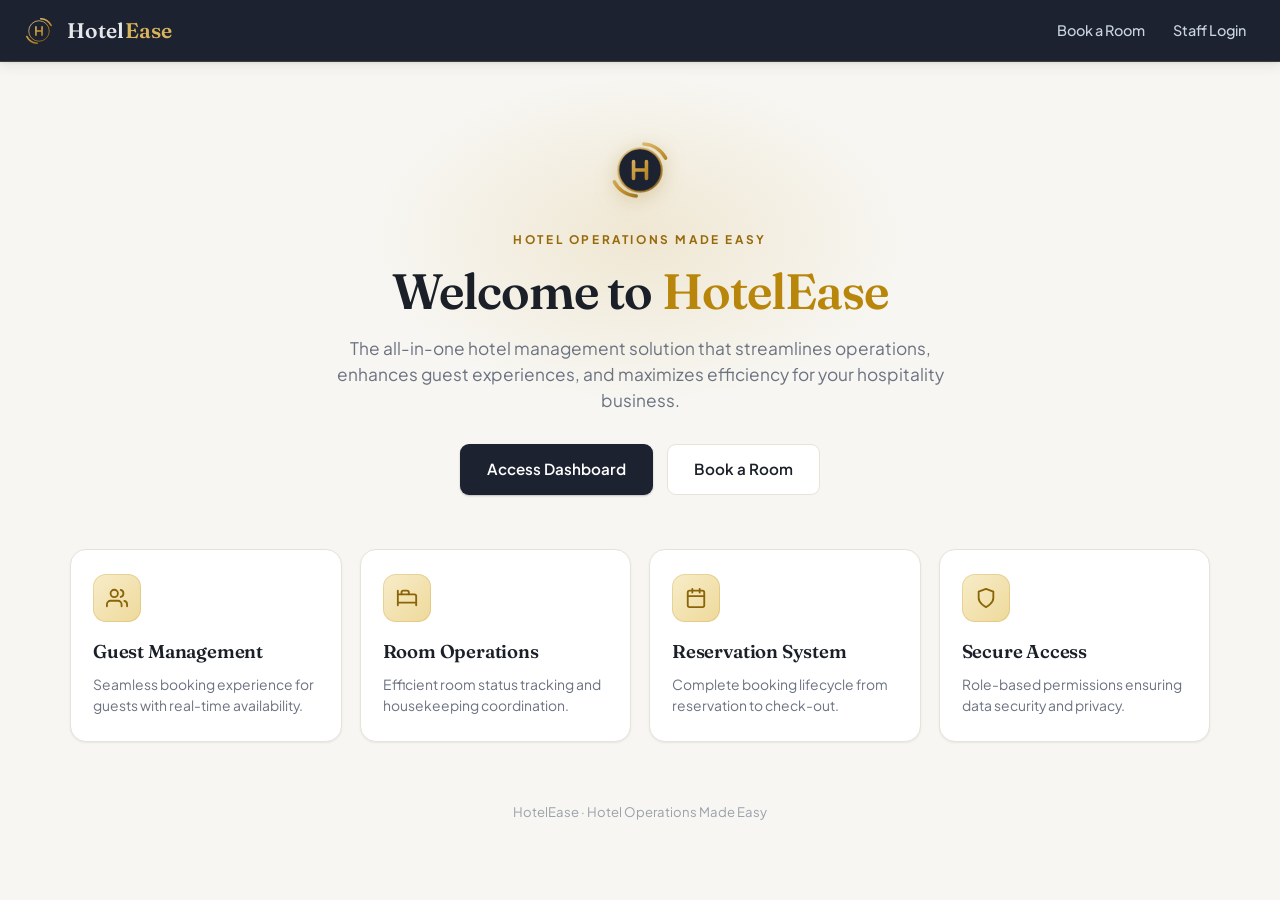
<file: frontend/index.html>
<!DOCTYPE html>
<html lang="en">
<head>
<meta charset="UTF-8">
<meta http-equiv="refresh" content="0; url=pages/welcome.html">
<title>HotelEase</title>
<link rel="canonical" href="pages/welcome.html">
</head>
<body>
<p>Redirecting to <a href="pages/welcome.html">HotelEase</a>...</p>
</body>
</html>
</file>
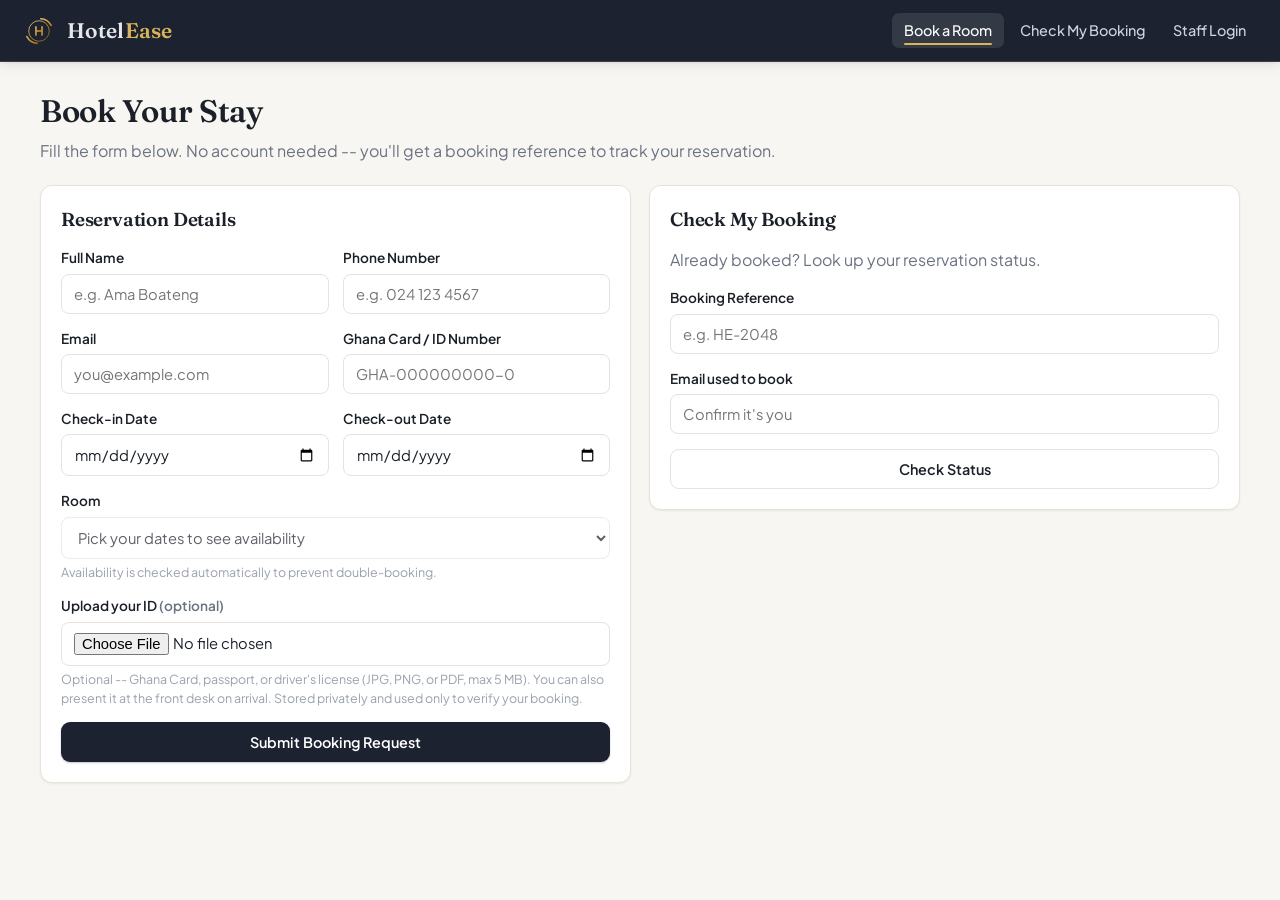
<file: frontend/pages/index.html>
<!DOCTYPE html>
<html lang="en">
<head>
<meta charset="UTF-8">
<meta name="viewport" content="width=device-width, initial-scale=1.0">
<title>HotelEase -- Book a Room</title>
<link rel="stylesheet" href="../css/styles.css">
<link rel="stylesheet" href="../css/components.css">
<link rel="stylesheet" href="../css/app.css">
</head>
<body>

<header class="topbar">
  <a href="welcome.html" class="logo">
    <svg class="he-emblem" viewBox="0 0 48 48" fill="none" aria-hidden="true" focusable="false"><defs><linearGradient id="heGnav" x1="9" y1="7" x2="39" y2="41" gradientUnits="userSpaceOnUse"><stop stop-color="#f0d99f"/><stop offset=".55" stop-color="#c1912f"/><stop offset="1" stop-color="#7c5613"/></linearGradient></defs><circle cx="24" cy="24" r="14.5" fill="#1c2230"/><circle cx="24" cy="24" r="14.5" stroke="url(#heGnav)" stroke-width="1.4" opacity=".85"/><path d="M26.5 6.7a17.6 17.6 0 0 1 14.6 9.4" stroke="url(#heGnav)" stroke-width="2.3" stroke-linecap="round"/><path d="M21.5 41.3a17.6 17.6 0 0 1 -14.6 -9.4" stroke="url(#heGnav)" stroke-width="2.3" stroke-linecap="round"/><path d="M19.7 18.3v11.4M28.3 18.3v11.4M19.7 24h8.6" stroke="url(#heGnav)" stroke-width="2.4" stroke-linecap="round"/></svg>
    <span class="brand-text">Hotel<span class="dot">Ease</span></span>
  </a>
  <nav>
    <a href="index.html" class="active">Book a Room</a>
    <a href="#status">Check My Booking</a>
    <a href="login.html">Staff Login</a>
  </nav>
</header>

<div class="container">
  <div class="page-head">
    <h1>Book Your Stay</h1>
    <p>Fill the form below. No account needed -- you'll get a booking reference to track your reservation.</p>
  </div>

  <div class="grid cols-2">
    <!-- Booking form -->
    <div class="card">
      <h2>Reservation Details</h2>
      <div id="bookingAlert" class="alert hidden"></div>

      <form id="bookingForm" novalidate>
        <div class="form-row">
          <div class="field">
            <label>Full Name</label>
            <input name="full_name" type="text" placeholder="e.g. Ama Boateng" required>
          </div>
          <div class="field">
            <label>Phone Number</label>
            <input name="phone_number" type="text" placeholder="e.g. 024 123 4567" required>
          </div>
        </div>
        <div class="form-row">
          <div class="field">
            <label>Email</label>
            <input name="email" type="email" placeholder="you@example.com" required>
          </div>
          <div class="field">
            <label>Ghana Card / ID Number</label>
            <input name="id_number" type="text" placeholder="GHA-000000000-0">
          </div>
        </div>
        <div class="form-row">
          <div class="field">
            <label>Check-in Date</label>
            <input name="check_in_date" type="date" required>
          </div>
          <div class="field">
            <label>Check-out Date</label>
            <input name="check_out_date" type="date" required>
          </div>
        </div>
        <div class="field">
          <label>Room</label>
          <select name="room_id" id="roomSelect" required disabled>
            <option value="">Pick your dates to see availability</option>
          </select>
          <div class="hint" id="roomHint">Availability is checked automatically to prevent double-booking.</div>
        </div>
        <div class="field">
          <label>Upload your ID <span class="muted">(optional)</span></label>
          <input name="id_document" id="idDocument" type="file"
                 accept="image/jpeg,image/png,application/pdf">
          <div class="hint">Optional -- Ghana Card, passport, or driver's license (JPG, PNG, or PDF, max 5 MB). You can also present it at the front desk on arrival. Stored privately and used only to verify your booking.</div>
        </div>
        <button type="submit" class="btn btn-primary btn-block" id="submitBtn">Submit Booking Request</button>
      </form>
    </div>

    <!-- Right column: confirmation + status lookup -->
    <div class="grid" style="align-content:start;">
      <!-- Confirmation (hidden until a booking is made) -->
      <div class="card hidden" id="confirmCard" style="border-top:3px solid var(--ok);">
        <h2>Booking Confirmed &#10003;</h2>
        <p class="muted mt0">Save your reference -- you'll need it (with your email) to check your booking below.</p>
        <div class="ref-box">
          <div class="ref-label">YOUR BOOKING REFERENCE</div>
          <div class="ref-code" id="confirmRef">HE-000000</div>
          <div class="ref-meta" id="confirmMeta"></div>
          <button type="button" class="btn btn-ghost btn-sm" id="copyRefBtn" style="margin-top:10px;">Copy reference</button>
        </div>
        <div class="tag-note" style="margin-top:14px;">Payment is settled in person at reception (cash / Mobile Money).</div>
      </div>

      <!-- Status lookup -->
      <div class="card" id="status">
        <h2>Check My Booking</h2>
        <p class="muted mt0">Already booked? Look up your reservation status.</p>
        <div id="lookupAlert" class="alert hidden"></div>
        <form id="lookupForm" novalidate>
          <div class="field">
            <label>Booking Reference</label>
            <input name="reference" type="text" placeholder="e.g. HE-2048" required>
          </div>
          <div class="field">
            <label>Email used to book</label>
            <input name="email" type="email" placeholder="Confirm it's you" required>
          </div>
          <button type="submit" class="btn btn-ghost btn-block" id="lookupBtn">Check Status</button>
        </form>
        <div id="lookupResult" class="hidden" style="margin-top:14px;"></div>
      </div>
    </div>
  </div>
</div>

<script src="../js/api.js"></script>
<script src="../js/ui.js"></script>
<script src="../js/booking.js"></script>
</body>
</html>
</file>
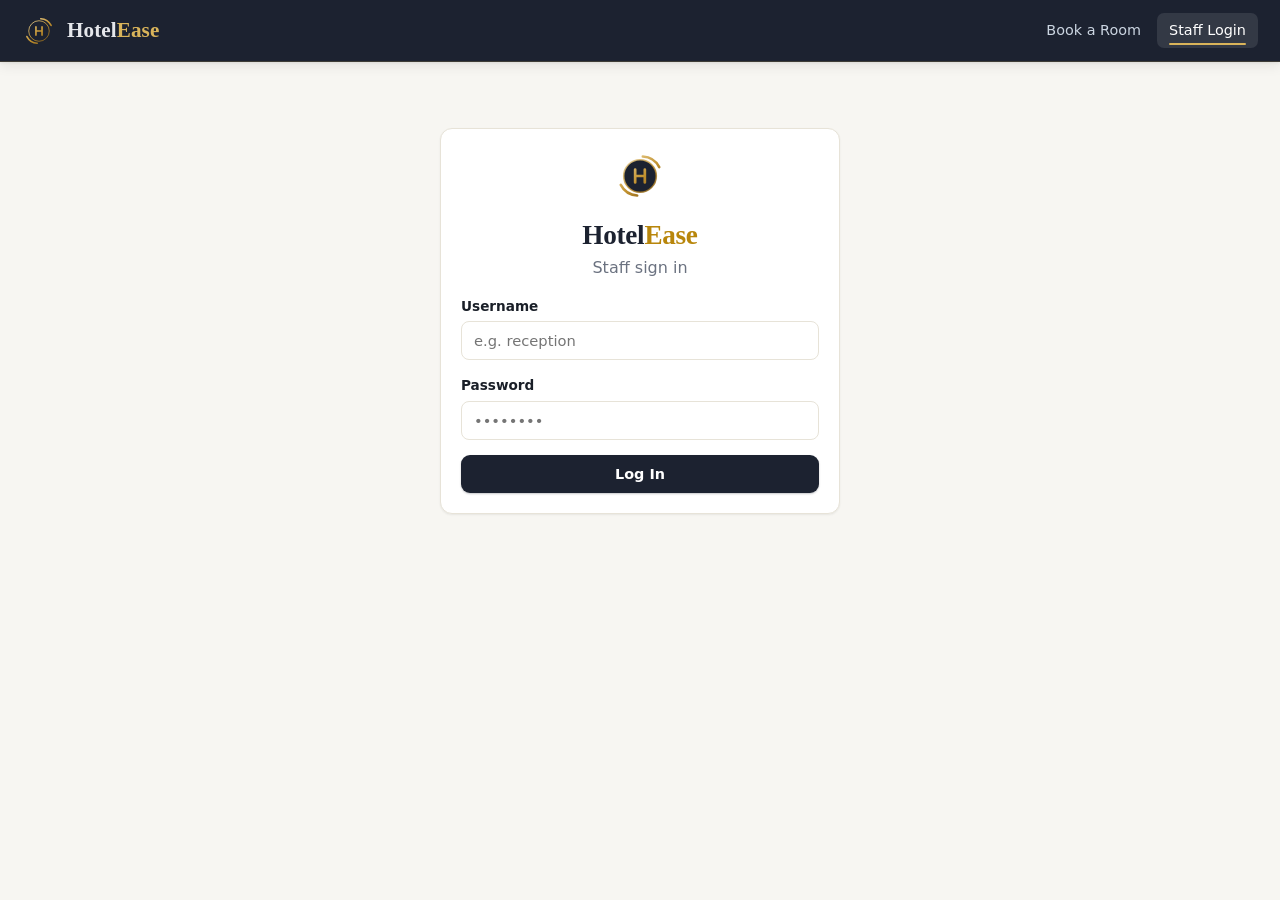
<file: frontend/pages/housekeeping.html>
<!DOCTYPE html>
<html lang="en">
<head>
<meta charset="UTF-8">
<meta name="viewport" content="width=device-width, initial-scale=1.0">
<title>HotelEase -- Housekeeping</title>
<link rel="stylesheet" href="../css/styles.css">
<link rel="stylesheet" href="../css/components.css">
<link rel="stylesheet" href="../css/app.css">
</head>
<body>

<div class="app">
  <aside class="sidebar">
    <div class="side-logo"><svg class="he-emblem" viewBox="0 0 48 48" fill="none" aria-hidden="true" focusable="false"><defs><linearGradient id="heGside" x1="9" y1="7" x2="39" y2="41" gradientUnits="userSpaceOnUse"><stop stop-color="#f0d99f"/><stop offset=".55" stop-color="#c1912f"/><stop offset="1" stop-color="#7c5613"/></linearGradient></defs><circle cx="24" cy="24" r="14.5" fill="#1c2230"/><circle cx="24" cy="24" r="14.5" stroke="url(#heGside)" stroke-width="1.4" opacity=".85"/><path d="M26.5 6.7a17.6 17.6 0 0 1 14.6 9.4" stroke="url(#heGside)" stroke-width="2.3" stroke-linecap="round"/><path d="M21.5 41.3a17.6 17.6 0 0 1 -14.6 -9.4" stroke="url(#heGside)" stroke-width="2.3" stroke-linecap="round"/><path d="M19.7 18.3v11.4M28.3 18.3v11.4M19.7 24h8.6" stroke="url(#heGside)" stroke-width="2.4" stroke-linecap="round"/></svg><span>Hotel<span class="dot">Ease</span></span></div>
    <nav class="side-nav">
      <a href="housekeeping.html" class="active">My Tasks</a>
    </nav>
    <div class="side-foot">
      <div class="side-user" id="sideUser">Loading...</div>
      <button class="side-logout" id="logoutBtn">Log Out</button>
    </div>
  </aside>

  <main class="main">
    <div class="content">
      <div class="page-head">
        <h1>Cleaning Tasks</h1>
        <p>Rooms that need attention -- update status as you work.</p>
      </div>

      <div id="pageAlert" class="alert hidden"></div>

      <!-- KPI row -->
      <div class="grid cols-4" style="margin-bottom:20px;">
        <div class="stat"><div class="label">To Clean</div><div class="value tab" id="kpiClean">--</div></div>
        <div class="stat"><div class="label">In Progress</div><div class="value tab" id="kpiProgress">--</div></div>
        <div class="stat"><div class="label">Under Maintenance</div><div class="value tab" id="kpiMaint">--</div></div>
        <div class="stat"><div class="label">Assigned To Me</div><div class="value tab" id="kpiMine">--</div></div>
      </div>

      <!-- Task list -->
      <div class="card">
        <h2>Rooms Needing Attention</h2>
        <table>
          <thead><tr><th>Room</th><th>Type</th><th>Status</th><th>Last Cleaned</th><th>Assigned</th><th>Action</th></tr></thead>
          <tbody id="taskBody">
            <tr><td colspan="6"><div class="loading-block"><span class="spinner"></span> Loading...</div></td></tr>
          </tbody>
        </table>
        <div class="tag-note" style="margin-top:14px;">
          <strong>Start Cleaning</strong> marks a room in progress. <strong>Mark Clean</strong> makes it Available for new guests. <strong>Flag Maintenance</strong> takes it out of service until it's fixed.
        </div>
      </div>
    </div>
  </main>
</div>

<script src="../js/api.js"></script>
<script src="../js/ui.js"></script>
<script src="../js/housekeeping.js"></script>
</body>
</html>
</file>
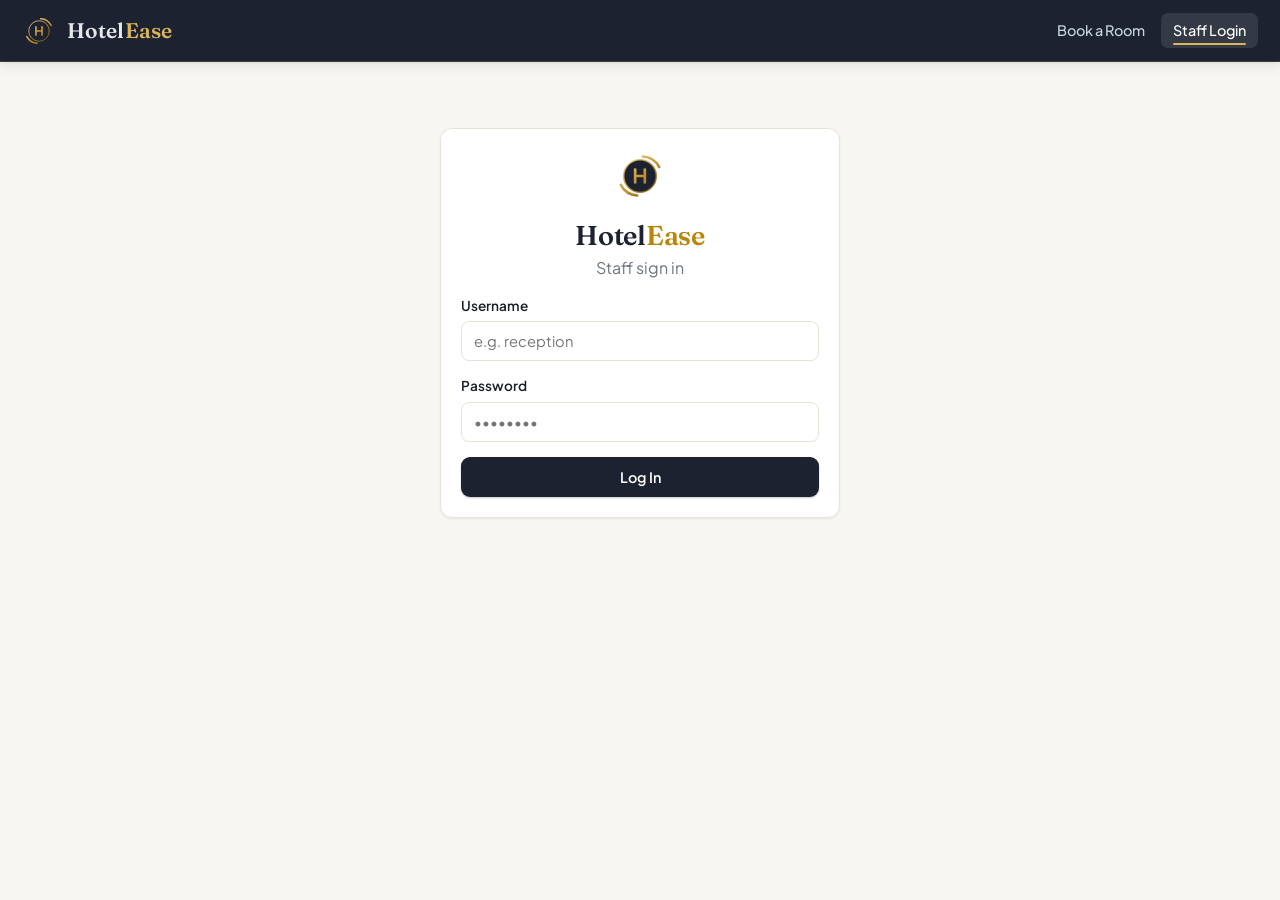
<file: frontend/pages/login.html>
<!DOCTYPE html>
<html lang="en">
<head>
<meta charset="UTF-8">
<meta name="viewport" content="width=device-width, initial-scale=1.0">
<title>HotelEase -- Staff Login</title>
<link rel="stylesheet" href="../css/styles.css">
<link rel="stylesheet" href="../css/components.css">
<link rel="stylesheet" href="../css/app.css">
</head>
<body>

<header class="topbar">
  <a href="welcome.html" class="logo">
    <svg class="he-emblem" viewBox="0 0 48 48" fill="none" aria-hidden="true" focusable="false"><defs><linearGradient id="heGnav" x1="9" y1="7" x2="39" y2="41" gradientUnits="userSpaceOnUse"><stop stop-color="#f0d99f"/><stop offset=".55" stop-color="#c1912f"/><stop offset="1" stop-color="#7c5613"/></linearGradient></defs><circle cx="24" cy="24" r="14.5" fill="#1c2230"/><circle cx="24" cy="24" r="14.5" stroke="url(#heGnav)" stroke-width="1.4" opacity=".85"/><path d="M26.5 6.7a17.6 17.6 0 0 1 14.6 9.4" stroke="url(#heGnav)" stroke-width="2.3" stroke-linecap="round"/><path d="M21.5 41.3a17.6 17.6 0 0 1 -14.6 -9.4" stroke="url(#heGnav)" stroke-width="2.3" stroke-linecap="round"/><path d="M19.7 18.3v11.4M28.3 18.3v11.4M19.7 24h8.6" stroke="url(#heGnav)" stroke-width="2.4" stroke-linecap="round"/></svg>
    <span class="brand-text">Hotel<span class="dot">Ease</span></span>
  </a>
  <nav>
    <a href="index.html">Book a Room</a>
    <a href="login.html" class="active">Staff Login</a>
  </nav>
</header>

<div class="container" style="max-width:440px;">
  <div class="card" style="margin-top:40px;">
    <div class="center" style="margin-bottom:8px;">
      <svg class="he-emblem lg" style="margin:0 auto 12px;" viewBox="0 0 48 48" fill="none" aria-hidden="true" focusable="false"><defs><linearGradient id="heGcard" x1="9" y1="7" x2="39" y2="41" gradientUnits="userSpaceOnUse"><stop stop-color="#f0d99f"/><stop offset=".55" stop-color="#c1912f"/><stop offset="1" stop-color="#7c5613"/></linearGradient></defs><circle cx="24" cy="24" r="14.5" fill="#1c2230"/><circle cx="24" cy="24" r="14.5" stroke="url(#heGcard)" stroke-width="1.4" opacity=".85"/><path d="M26.5 6.7a17.6 17.6 0 0 1 14.6 9.4" stroke="url(#heGcard)" stroke-width="2.3" stroke-linecap="round"/><path d="M21.5 41.3a17.6 17.6 0 0 1 -14.6 -9.4" stroke="url(#heGcard)" stroke-width="2.3" stroke-linecap="round"/><path d="M19.7 18.3v11.4M28.3 18.3v11.4M19.7 24h8.6" stroke="url(#heGcard)" stroke-width="2.4" stroke-linecap="round"/></svg>
      <div class="logo" style="font-family:var(--font-display); color:var(--brand); font-size:1.7rem; font-weight:600; letter-spacing:-.01em;">Hotel<span style="color:var(--action)">Ease</span></div>
      <p class="muted mt0">Staff sign in</p>
    </div>

    <div id="loginAlert" class="alert hidden"></div>

    <form id="loginForm" novalidate>
      <div class="field">
        <label>Username</label>
        <input name="username" type="text" placeholder="e.g. reception" autocomplete="username" required>
      </div>
      <div class="field">
        <label>Password</label>
        <input name="password" type="password" placeholder="&bull;&bull;&bull;&bull;&bull;&bull;&bull;&bull;" autocomplete="current-password" required>
      </div>
      <button type="submit" class="btn btn-primary btn-block" id="loginBtn">Log In</button>
    </form>
  </div>
</div>

<script src="../js/api.js"></script>
<script src="../js/ui.js"></script>
<script src="../js/login.js"></script>
</body>
</html>
</file>
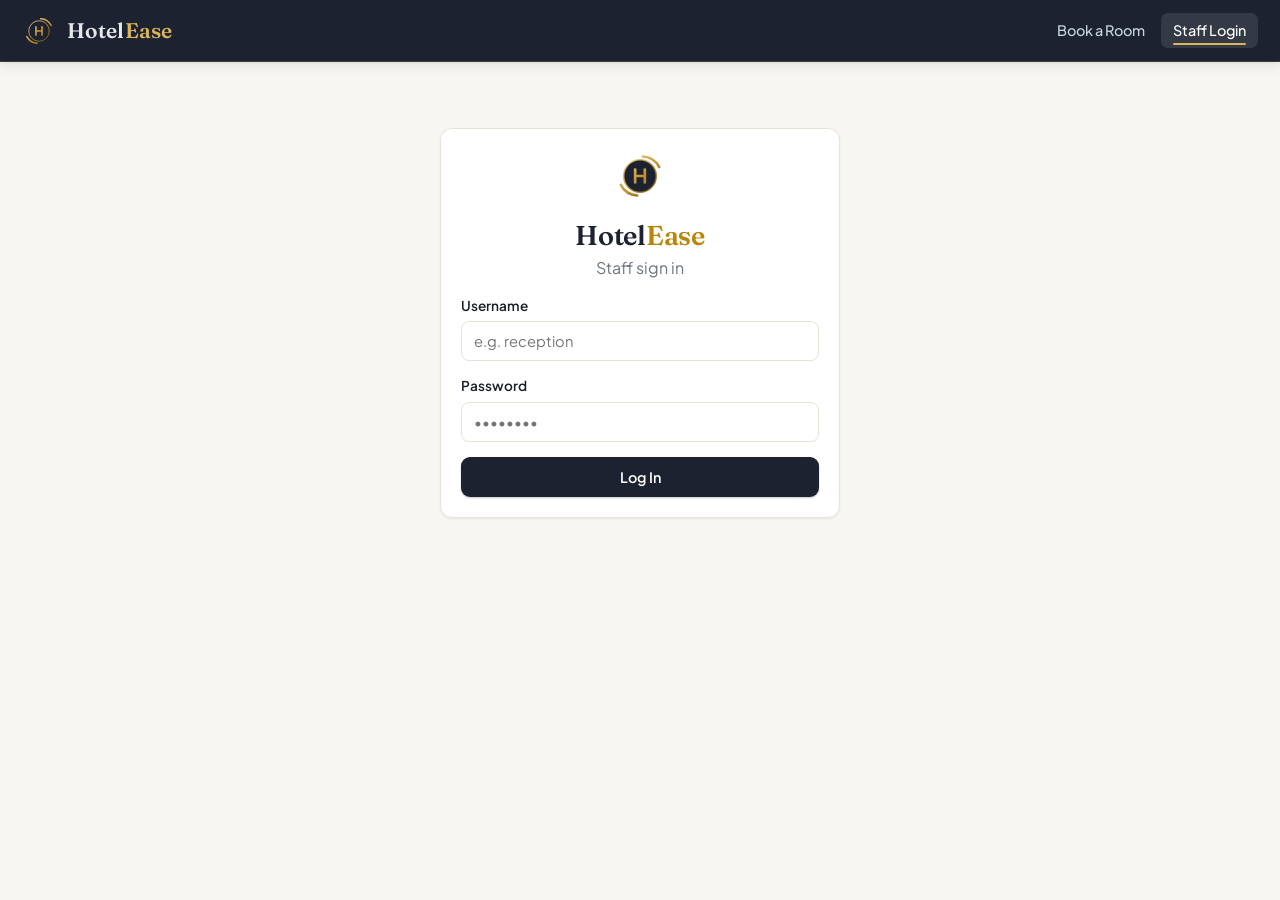
<file: frontend/pages/manager.html>
<!DOCTYPE html>
<html lang="en">
<head>
<meta charset="UTF-8">
<meta name="viewport" content="width=device-width, initial-scale=1.0">
<title>HotelEase -- Manager</title>
<link rel="stylesheet" href="../css/styles.css">
<link rel="stylesheet" href="../css/components.css">
<link rel="stylesheet" href="../css/app.css">
</head>
<body>

<div class="app">
  <aside class="sidebar">
    <div class="side-logo"><svg class="he-emblem" viewBox="0 0 48 48" fill="none" aria-hidden="true" focusable="false"><defs><linearGradient id="heGside" x1="9" y1="7" x2="39" y2="41" gradientUnits="userSpaceOnUse"><stop stop-color="#f0d99f"/><stop offset=".55" stop-color="#c1912f"/><stop offset="1" stop-color="#7c5613"/></linearGradient></defs><circle cx="24" cy="24" r="14.5" fill="#1c2230"/><circle cx="24" cy="24" r="14.5" stroke="url(#heGside)" stroke-width="1.4" opacity=".85"/><path d="M26.5 6.7a17.6 17.6 0 0 1 14.6 9.4" stroke="url(#heGside)" stroke-width="2.3" stroke-linecap="round"/><path d="M21.5 41.3a17.6 17.6 0 0 1 -14.6 -9.4" stroke="url(#heGside)" stroke-width="2.3" stroke-linecap="round"/><path d="M19.7 18.3v11.4M28.3 18.3v11.4M19.7 24h8.6" stroke="url(#heGside)" stroke-width="2.4" stroke-linecap="round"/></svg><span>Hotel<span class="dot">Ease</span></span></div>
    <nav class="side-nav">
      <a href="manager.html" class="active">Overview</a>
      <a href="#staff">Staff</a>
      <a href="#rooms">Rooms</a>
      <a href="#deletions">Deletion Requests</a>
      <a href="#allbookings">All Bookings</a>
    </nav>
    <div class="side-foot">
      <div class="side-user" id="sideUser">Loading...</div>
      <button class="side-logout" id="logoutBtn">Log Out</button>
    </div>
  </aside>

  <main class="main">
    <div class="content">
      <div class="page-head">
        <h1>Management Overview</h1>
        <p>Performance at a glance</p>
      </div>

      <div id="pageAlert" class="alert hidden"></div>

      <!-- KPI row -->
      <div class="grid cols-4" style="margin-bottom:20px;">
        <div class="stat"><div class="label">Total Revenue</div><div class="value tab" id="kpiRevenue">--</div></div>
        <div class="stat"><div class="label">Occupancy Rate</div><div class="value tab" id="kpiOcc">--</div></div>
        <div class="stat"><div class="label">Total Bookings</div><div class="value tab" id="kpiBookings">--</div></div>
        <div class="stat"><div class="label">Avg Booking Value</div><div class="value tab" id="kpiAov">--</div></div>
      </div>

      <div class="grid cols-2" style="margin-bottom:20px;">
        <!-- Revenue trend -->
        <div class="card">
          <h2>Revenue Trend <span class="sub">by month</span></h2>
          <div id="revChart"><div class="loading-block"><span class="spinner"></span> Loading...</div></div>
        </div>
        <!-- Bookings by room type -->
        <div class="card">
          <h2>Bookings by Room Type <span class="sub">all time</span></h2>
          <div id="typeChart"><div class="loading-block"><span class="spinner"></span> Loading...</div></div>
        </div>
      </div>

      <div class="grid cols-2">
        <!-- Staff -->
        <div class="card" id="staff">
          <div class="row-between" style="margin-bottom:10px;">
            <h2 class="mb0">Staff Accounts</h2>
            <button class="btn btn-primary btn-sm" id="addStaffBtn">+ Add Staff</button>
          </div>
          <table>
            <thead><tr><th>Name</th><th>Role</th><th>Username</th><th>Actions</th></tr></thead>
            <tbody id="staffBody">
              <tr><td colspan="4"><div class="loading-block"><span class="spinner"></span> Loading...</div></td></tr>
            </tbody>
          </table>
        </div>

        <!-- Room inventory -->
        <div class="card" id="rooms">
          <div class="row-between" style="margin-bottom:10px;">
            <h2 class="mb0">Room Inventory</h2>
            <button class="btn btn-primary btn-sm" id="addRoomBtn">+ Add Room</button>
          </div>
          <table>
            <thead><tr><th>Type</th><th>Rooms</th><th>Rate / night</th><th>Occupied</th></tr></thead>
            <tbody id="roomBody">
              <tr><td colspan="4"><div class="loading-block"><span class="spinner"></span> Loading...</div></td></tr>
            </tbody>
          </table>
          <div class="tag-note" style="margin-top:12px;">Rooms and nightly rates you set here feed the guest booking form and revenue reports.</div>
        </div>
      </div>

      <!-- Per-room list (edit / delete) -->
      <div class="card" style="margin-top:20px;">
        <h2>Room List <span class="sub">edit or remove individual rooms</span></h2>
        <table>
          <thead><tr><th>Room</th><th>Type</th><th>Rate / night</th><th>Status</th><th>Actions</th></tr></thead>
          <tbody id="roomListBody">
            <tr><td colspan="5"><div class="loading-block"><span class="spinner"></span> Loading...</div></td></tr>
          </tbody>
        </table>
        <div class="tag-note" style="margin-top:12px;">Rooms tied to existing bookings cannot be deleted -- set them to Maintenance instead.</div>
      </div>

      <!-- Booking deletion requests (approve / reject) -->
      <div class="card" id="deletions" style="margin-top:20px;">
        <div class="row-between" style="margin-bottom:10px;">
          <h2 class="mb0">Booking Deletion Requests</h2>
          <span class="muted" style="font-size:.8rem;">Approving permanently removes the booking and its payments.</span>
        </div>
        <table>
          <thead><tr><th>Ref</th><th>Guest</th><th>Room</th><th>Reason</th><th>Requested by</th><th>Status</th><th>Actions</th></tr></thead>
          <tbody id="deletionsBody">
            <tr><td colspan="7"><div class="loading-block"><span class="spinner"></span> Loading...</div></td></tr>
          </tbody>
        </table>
      </div>

      <!-- All booking records (monitoring, read-only) -->
      <div class="card" id="allbookings" style="margin-top:20px;">
        <div class="row-between" style="margin-bottom:10px;">
          <h2 class="mb0">All Booking Records</h2>
          <div style="display:flex; align-items:center; gap:8px;">
            <input id="allSearch" type="search" placeholder="Filter by reference or guest..." style="max-width:220px;">
            <span class="muted" style="font-size:.8rem;">Most recent first</span>
          </div>
        </div>
        <table>
          <thead><tr><th>Ref</th><th>Guest</th><th>Room</th><th>Stay</th><th>Status</th><th>Payment</th></tr></thead>
          <tbody id="allBookingsBody">
            <tr><td colspan="6"><div class="loading-block"><span class="spinner"></span> Loading...</div></td></tr>
          </tbody>
        </table>
      </div>
    </div>
  </main>
</div>

<script src="../js/api.js"></script>
<script src="../js/ui.js"></script>
<script src="../js/manager.js"></script>
</body>
</html>
</file>
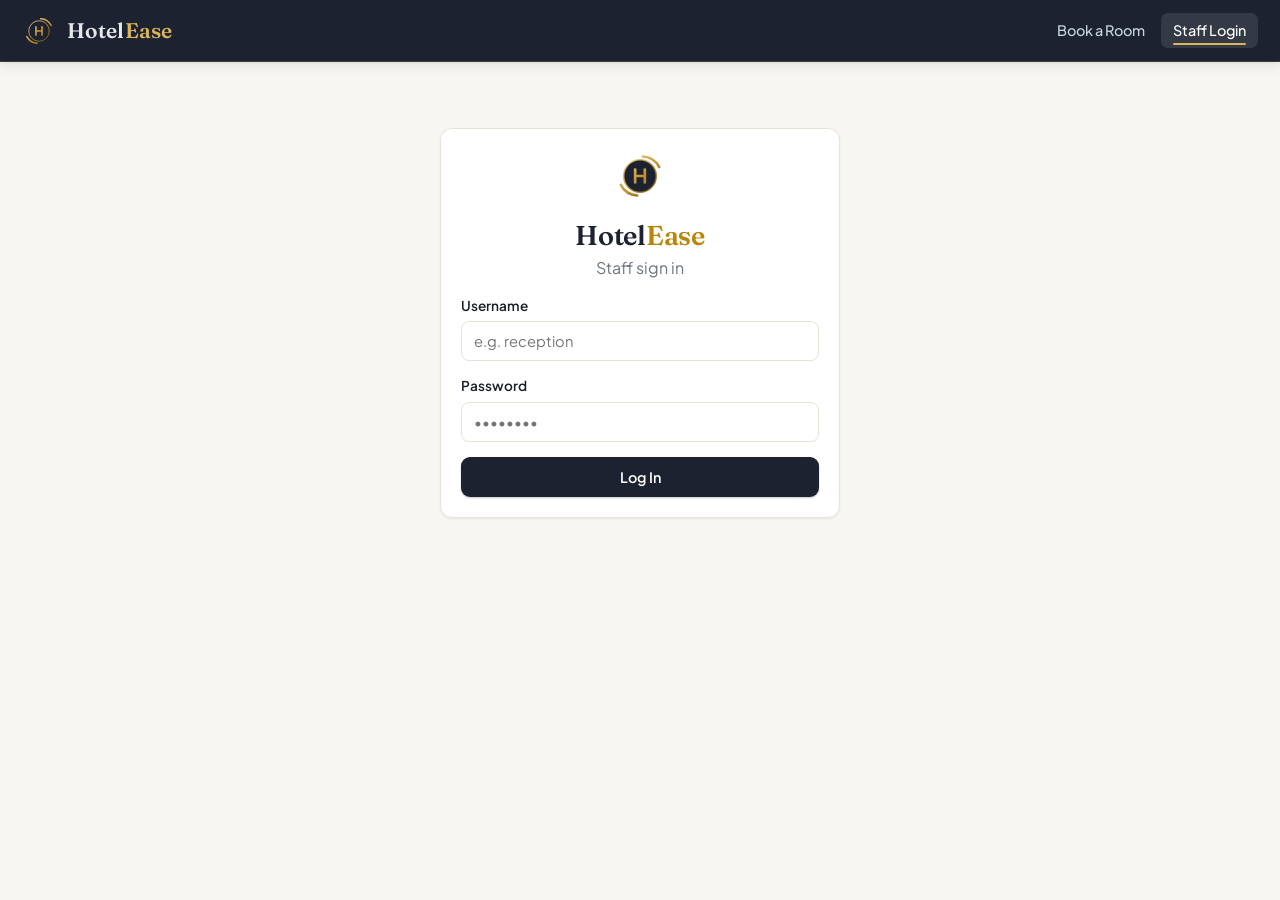
<file: frontend/pages/reception.html>
<!DOCTYPE html>
<html lang="en">
<head>
<meta charset="UTF-8">
<meta name="viewport" content="width=device-width, initial-scale=1.0">
<title>HotelEase -- Front Desk</title>
<link rel="stylesheet" href="../css/styles.css">
<link rel="stylesheet" href="../css/components.css">
<link rel="stylesheet" href="../css/app.css">
</head>
<body>

<div class="app">
  <aside class="sidebar">
    <div class="side-logo"><svg class="he-emblem" viewBox="0 0 48 48" fill="none" aria-hidden="true" focusable="false"><defs><linearGradient id="heGside" x1="9" y1="7" x2="39" y2="41" gradientUnits="userSpaceOnUse"><stop stop-color="#f0d99f"/><stop offset=".55" stop-color="#c1912f"/><stop offset="1" stop-color="#7c5613"/></linearGradient></defs><circle cx="24" cy="24" r="14.5" fill="#1c2230"/><circle cx="24" cy="24" r="14.5" stroke="url(#heGside)" stroke-width="1.4" opacity=".85"/><path d="M26.5 6.7a17.6 17.6 0 0 1 14.6 9.4" stroke="url(#heGside)" stroke-width="2.3" stroke-linecap="round"/><path d="M21.5 41.3a17.6 17.6 0 0 1 -14.6 -9.4" stroke="url(#heGside)" stroke-width="2.3" stroke-linecap="round"/><path d="M19.7 18.3v11.4M28.3 18.3v11.4M19.7 24h8.6" stroke="url(#heGside)" stroke-width="2.4" stroke-linecap="round"/></svg><span>Hotel<span class="dot">Ease</span></span></div>
    <nav class="side-nav">
      <a href="reception.html" class="active">Dashboard</a>
      <a href="#bookings">Bookings</a>
      <a href="#rooms">Rooms</a>
      <a href="index.html">New Booking</a>
    </nav>
    <div class="side-foot">
      <div class="side-user" id="sideUser">Loading...</div>
      <button class="side-logout" id="logoutBtn">Log Out</button>
    </div>
  </aside>

  <main class="main">
    <div class="content">
      <div class="page-head">
        <h1>Front Desk</h1>
        <p id="todayLabel"></p>
      </div>

      <div id="pageAlert" class="alert hidden"></div>

      <!-- KPI row -->
      <div class="grid cols-4" style="margin-bottom:20px;">
        <div class="stat"><div class="label">Arrivals Today</div><div class="value tab" id="kpiArrivals">--</div></div>
        <div class="stat"><div class="label">Departures Today</div><div class="value tab" id="kpiDepartures">--</div></div>
        <div class="stat"><div class="label">Rooms Occupied</div><div class="value tab" id="kpiOccupied">--</div><div class="delta muted" id="kpiOccPct"></div></div>
        <div class="stat"><div class="label">Awaiting Cleaning</div><div class="value tab" id="kpiCleaning">--</div><div class="delta muted">flagged to housekeeping</div></div>
      </div>

      <div class="grid cols-2" style="margin-bottom:20px;">
        <!-- Today's arrivals & departures -->
        <div class="card" id="bookings">
          <div class="row-between" style="margin-bottom:10px;">
            <h2 class="mb0">Today's Arrivals &amp; Departures</h2>
            <a class="btn btn-primary btn-sm" href="index.html">+ New Booking</a>
          </div>
          <table>
            <thead><tr><th>Ref</th><th>Guest</th><th>Room</th><th>Status</th><th></th></tr></thead>
            <tbody id="arrivalsBody">
              <tr><td colspan="5"><div class="loading-block"><span class="spinner"></span> Loading...</div></td></tr>
            </tbody>
          </table>
        </div>

        <!-- Lookup + payment -->
        <div class="grid" style="align-content:start;">
          <div class="card">
            <h2>Look Up Any Booking</h2>
            <div class="form-row">
              <div class="field" style="margin-bottom:0;">
                <label>Booking Ref or Guest Name</label>
                <input id="deskSearch" placeholder="HE-2048 or Ama Boateng">
              </div>
              <div class="field" style="margin-bottom:0; align-self:end;">
                <button class="btn btn-primary btn-block" id="deskSearchBtn">Search</button>
              </div>
            </div>
            <div id="deskSearchResult" class="hidden" style="margin-top:12px;"></div>
          </div>

          <div class="card">
            <h2>Record Payment <span class="sub" id="payTarget">select a booking</span></h2>
            <div id="payAlert" class="alert hidden"></div>
            <form id="payForm" novalidate>
              <input type="hidden" id="payBookingId">
              <div class="form-row">
                <div class="field"><label>Amount (GH₵)</label><input id="payAmount" class="tab" inputmode="decimal" placeholder="0.00"></div>
                <div class="field"><label>Method</label>
                  <select id="payMethod"><option>Cash</option><option>Mobile Money</option><option>Card</option></select>
                </div>
              </div>
              <button type="submit" class="btn btn-primary btn-block" id="payBtn" disabled>Record Payment</button>
            </form>
          </div>
        </div>
      </div>

      <!-- Booking deletion requests (manager approval required) -->
      <div class="card" id="deletions" style="margin-bottom:20px;">
        <div class="row-between" style="margin-bottom:10px;">
          <h2 class="mb0">Booking Deletion Requests</h2>
          <span class="muted" style="font-size:.8rem;">A manager must approve before a booking is removed.</span>
        </div>
        <table>
          <thead><tr><th>Ref</th><th>Guest</th><th>Room</th><th>Reason</th><th>Status</th></tr></thead>
          <tbody id="deletionsBody">
            <tr><td colspan="5"><div class="empty">No deletion requests yet.</div></td></tr>
          </tbody>
        </table>
      </div>

      <!-- All booking records (past, present, future) -->
      <div class="card" id="allbookings" style="margin-bottom:20px;">
        <div class="row-between" style="margin-bottom:10px;">
          <h2 class="mb0">All Booking Records</h2>
          <div style="display:flex; align-items:center; gap:8px;">
            <input id="allSearch" type="search" placeholder="Filter by reference or guest..." style="max-width:220px;">
            <span class="muted" style="font-size:.8rem;">Most recent first</span>
          </div>
        </div>
        <table>
          <thead><tr><th>Ref</th><th>Guest</th><th>Room</th><th>Stay</th><th>Status</th><th>Payment</th><th>Actions</th></tr></thead>
          <tbody id="allBookingsBody">
            <tr><td colspan="7"><div class="loading-block"><span class="spinner"></span> Loading...</div></td></tr>
          </tbody>
        </table>
      </div>

      <!-- Room status board -->
      <div class="card" id="rooms">
        <div class="row-between" style="margin-bottom:14px;">
          <h2 class="mb0">Room Status Board</h2>
          <div class="muted" style="font-size:.8rem;">
            <span class="badge ok" style="margin-right:4px;">Available</span>
            <span class="badge busy" style="margin-right:4px;">Occupied</span>
            <span class="badge warn" style="margin-right:4px;">Cleaning</span>
            <span class="badge crit">Maintenance</span>
          </div>
        </div>
        <div class="rooms" id="roomBoard">
          <div class="loading-block"><span class="spinner"></span> Loading rooms...</div>
        </div>
      </div>
    </div>
  </main>
</div>

<script src="../js/api.js"></script>
<script src="../js/ui.js"></script>
<script src="../js/reception.js"></script>
</body>
</html>
</file>
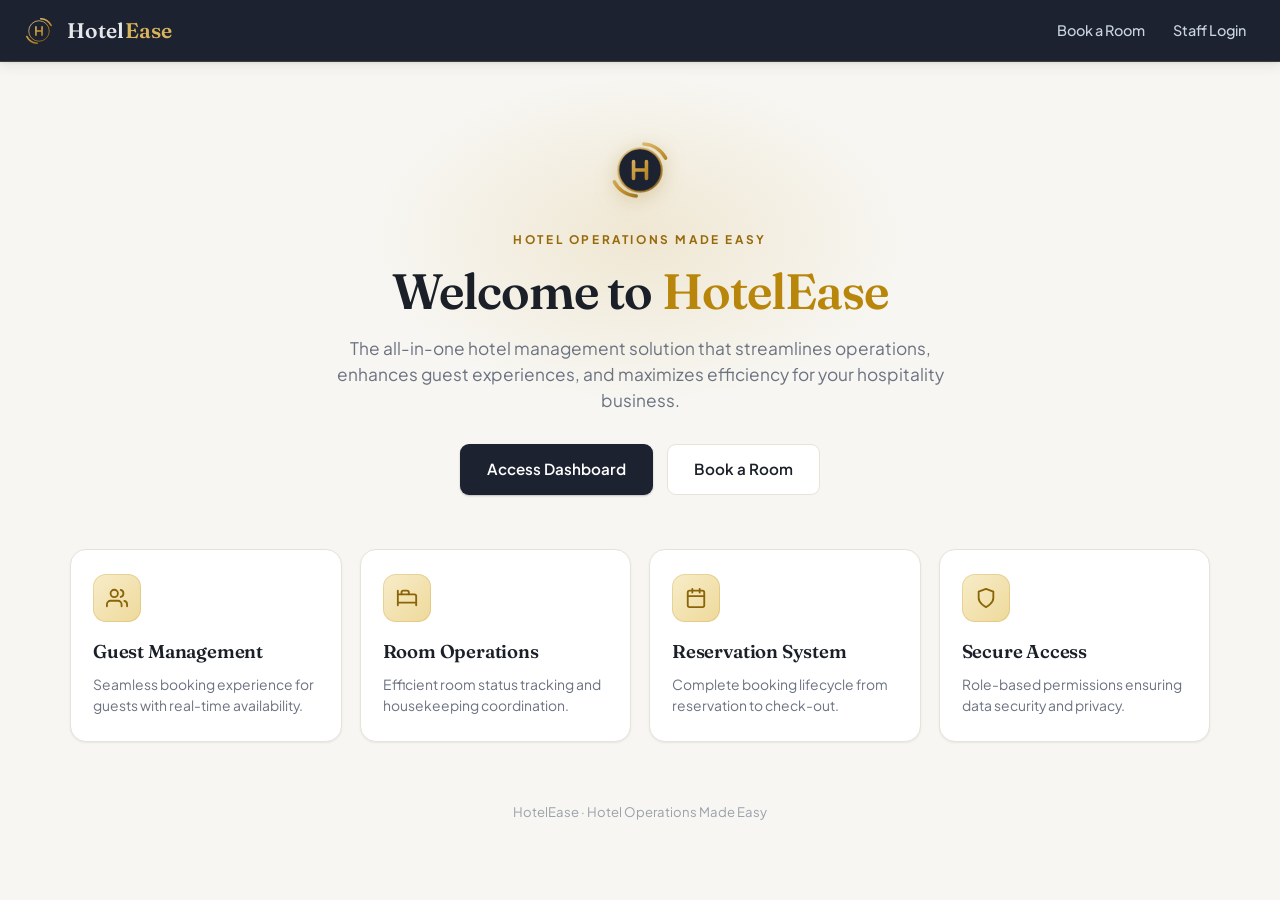
<file: frontend/pages/welcome.html>
<!DOCTYPE html>
<html lang="en">
<head>
<meta charset="UTF-8">
<meta name="viewport" content="width=device-width, initial-scale=1.0">
<title>HotelEase -- Hotel Operations Made Easy</title>
<link rel="stylesheet" href="../css/styles.css">
<link rel="stylesheet" href="../css/components.css">
<link rel="stylesheet" href="../css/app.css">
</head>
<body>

<header class="topbar">
  <a href="welcome.html" class="logo">
    <svg class="he-emblem" viewBox="0 0 48 48" fill="none" aria-hidden="true" focusable="false"><defs><linearGradient id="heGnav" x1="9" y1="7" x2="39" y2="41" gradientUnits="userSpaceOnUse"><stop stop-color="#f0d99f"/><stop offset=".55" stop-color="#c1912f"/><stop offset="1" stop-color="#7c5613"/></linearGradient></defs><circle cx="24" cy="24" r="14.5" fill="#1c2230"/><circle cx="24" cy="24" r="14.5" stroke="url(#heGnav)" stroke-width="1.4" opacity=".85"/><path d="M26.5 6.7a17.6 17.6 0 0 1 14.6 9.4" stroke="url(#heGnav)" stroke-width="2.3" stroke-linecap="round"/><path d="M21.5 41.3a17.6 17.6 0 0 1 -14.6 -9.4" stroke="url(#heGnav)" stroke-width="2.3" stroke-linecap="round"/><path d="M19.7 18.3v11.4M28.3 18.3v11.4M19.7 24h8.6" stroke="url(#heGnav)" stroke-width="2.4" stroke-linecap="round"/></svg>
    <span class="brand-text">Hotel<span class="dot">Ease</span></span>
  </a>
  <nav>
    <a href="index.html">Book a Room</a>
    <a href="login.html">Staff Login</a>
  </nav>
</header>

<!-- Hero -->
<section class="hero">
  <div class="hero-emblem">
    <svg class="he-emblem" style="width:100%;height:100%;" viewBox="0 0 48 48" fill="none" aria-hidden="true" focusable="false"><defs><linearGradient id="heGhero" x1="9" y1="7" x2="39" y2="41" gradientUnits="userSpaceOnUse"><stop stop-color="#f0d99f"/><stop offset=".55" stop-color="#c1912f"/><stop offset="1" stop-color="#7c5613"/></linearGradient></defs><circle cx="24" cy="24" r="14.5" fill="#1c2230"/><circle cx="24" cy="24" r="14.5" stroke="url(#heGhero)" stroke-width="1.4" opacity=".85"/><path d="M26.5 6.7a17.6 17.6 0 0 1 14.6 9.4" stroke="url(#heGhero)" stroke-width="2.3" stroke-linecap="round"/><path d="M21.5 41.3a17.6 17.6 0 0 1 -14.6 -9.4" stroke="url(#heGhero)" stroke-width="2.3" stroke-linecap="round"/><path d="M19.7 18.3v11.4M28.3 18.3v11.4M19.7 24h8.6" stroke="url(#heGhero)" stroke-width="2.4" stroke-linecap="round"/></svg>
  </div>
  <span class="eyebrow">Hotel Operations Made Easy</span>
  <h1>Welcome to <span class="accent">HotelEase</span></h1>
  <p>The all-in-one hotel management solution that streamlines operations, enhances guest
     experiences, and maximizes efficiency for your hospitality business.</p>
  <div class="hero-actions">
    <a href="login.html" class="btn btn-primary">Access Dashboard</a>
    <a href="index.html" class="btn btn-ghost">Book a Room</a>
  </div>
</section>

<!-- Feature cards -->
<section class="features">
  <div class="feature">
    <div class="feature-ico">
      <svg viewBox="0 0 24 24" fill="none" stroke="currentColor" stroke-width="2" stroke-linecap="round" stroke-linejoin="round">
        <path d="M17 21v-2a4 4 0 0 0-4-4H5a4 4 0 0 0-4 4v2"></path>
        <circle cx="9" cy="7" r="4"></circle>
        <path d="M23 21v-2a4 4 0 0 0-3-3.87"></path>
        <path d="M16 3.13a4 4 0 0 1 0 7.75"></path>
      </svg>
    </div>
    <h3>Guest Management</h3>
    <p>Seamless booking experience for guests with real-time availability.</p>
  </div>

  <div class="feature">
    <div class="feature-ico">
      <svg viewBox="0 0 24 24" fill="none" stroke="currentColor" stroke-width="2" stroke-linecap="round" stroke-linejoin="round">
        <path d="M2 4v16"></path>
        <path d="M2 8h18a2 2 0 0 1 2 2v10"></path>
        <path d="M2 17h20"></path>
        <path d="M6 8v-2a2 2 0 0 1 2-2h4a2 2 0 0 1 2 2v2"></path>
      </svg>
    </div>
    <h3>Room Operations</h3>
    <p>Efficient room status tracking and housekeeping coordination.</p>
  </div>

  <div class="feature">
    <div class="feature-ico">
      <svg viewBox="0 0 24 24" fill="none" stroke="currentColor" stroke-width="2" stroke-linecap="round" stroke-linejoin="round">
        <rect x="3" y="4" width="18" height="18" rx="2"></rect>
        <path d="M16 2v4"></path>
        <path d="M8 2v4"></path>
        <path d="M3 10h18"></path>
      </svg>
    </div>
    <h3>Reservation System</h3>
    <p>Complete booking lifecycle from reservation to check-out.</p>
  </div>

  <div class="feature">
    <div class="feature-ico">
      <svg viewBox="0 0 24 24" fill="none" stroke="currentColor" stroke-width="2" stroke-linecap="round" stroke-linejoin="round">
        <path d="M12 22s8-4 8-10V5l-8-3-8 3v7c0 6 8 10 8 10z"></path>
      </svg>
    </div>
    <h3>Secure Access</h3>
    <p>Role-based permissions ensuring data security and privacy.</p>
  </div>
</section>

<footer class="landing-foot">
  HotelEase &middot; Hotel Operations Made Easy
</footer>

</body>
</html>
</file>
<file: frontend/css/styles.css>
/* ===== HotelEase -- shared design system ===== */
/* Theme flows from the brand logo: charcoal + metallic gold + polished silver. */
@import url('https://fonts.googleapis.com/css2?family=Fraunces:opsz,wght@9..144,500;9..144,600;9..144,700&family=Plus+Jakarta+Sans:wght@400;500;600;700;800&display=swap');
:root {
  --font-display: "Fraunces", Georgia, "Times New Roman", serif;
  --font-ui: "Plus Jakarta Sans", system-ui, -apple-system, "Segoe UI", sans-serif;

  --brand:        #1c2230;   /* charcoal -- top bar, primary buttons */
  --brand-strong: #10141c;   /* deeper charcoal -- button hover */
  --action:       #b8860b;   /* metallic gold -- links, accents, chart bars, focus, active */
  --action-hover: #96690a;   /* deeper gold -- link/accent hover */
  --accent:       #64748b;   /* steel/silver -- 2nd chart series only */

  --gold-lt:      #d9b45a;   /* bright gold -- for use on dark surfaces (top bar) */
  --gold-tint:    #f6edd7;   /* pale gold -- active nav / icon chips on light surfaces */
  --silver-lt:    #e5e7eb;   /* polished silver -- "Hotel" wordmark on dark top bar */

  --page:    #f7f6f2;   /* warm off-white */
  --card:    #ffffff;
  --border:  #e7e3d8;   /* warm sand border */
  --text:    #1a1f28;   /* charcoal ink */
  --muted:   #6b7280;
  --faint:   #9aa1ac;

  /* status (reserved -- state only, never decoration) */
  --ok:      #15803d;   /* available / clean */
  --busy:    #334155;   /* occupied */
  --warn:    #b45309;   /* needs cleaning / pending */
  --prog:    #b8860b;   /* in progress -- gold, on brand */
  --crit:    #b91c1c;   /* maintenance / alert */

  --radius: 12px;
  --radius-lg: 16px;
  --shadow: 0 1px 2px rgba(24,20,12,.04), 0 1px 3px rgba(24,20,12,.03);
  --shadow-lg: 0 4px 12px rgba(24,20,12,.08), 0 1px 3px rgba(24,20,12,.06);
  --transition: 180ms cubic-bezier(0.4, 0, 0.2, 1);
}

* { box-sizing: border-box; }

body {
  margin: 0;
  font-family: var(--font-ui);
  color: var(--text);
  background: var(--page);
  line-height: 1.5;
  -webkit-font-smoothing: antialiased;
}

h1, h2, h3 { letter-spacing: -.015em; }

a { color: var(--action); text-decoration: none; transition: color var(--transition); }
a:hover { text-decoration: underline; color: var(--action-hover); }

/* ===== top bar ===== */
.topbar {
  background: var(--brand);
  color: #fff;
  padding: 0 22px;
  display: flex;
  align-items: center;
  gap: 18px;
  height: 62px;
  box-shadow: var(--shadow-lg);
  border-bottom: 1px solid rgba(217,180,90,.18);
  position: sticky;
  top: 0;
  z-index: 20;
}
.topbar .logo {
  font-family: var(--font-display);
  font-weight: 600;
  font-size: 1.32rem;
  letter-spacing: .1px;
  display: flex;
  align-items: center;
  gap: 11px;
}
.topbar .logo { color: var(--silver-lt); }
.topbar .logo .dot { color: var(--gold-lt); }
.topbar nav { display: flex; gap: 4px; margin-left: auto; flex-wrap: wrap; }
.topbar nav a {
  color: #cbd5e1;
  padding: 7px 12px;
  border-radius: 7px;
  font-size: .9rem;
  font-weight: 500;
  position: relative;
  transition: background var(--transition), color var(--transition);
}
.topbar nav a:hover { background: rgba(255,255,255,.12); text-decoration: none; color:#fff; }
.topbar nav a.active { background: rgba(255,255,255,.10); color: #fff; }
.topbar nav a.active::after {
  content: ""; position: absolute; left: 12px; right: 12px; bottom: 3px;
  height: 2px; border-radius: 2px; background: var(--gold-lt);
}
/* ===== layout ===== */
.container { max-width: 1240px; margin: 0 auto; padding: 26px 20px 56px; }
.page-head { margin-bottom: 22px; }
.page-head h1 { font-family: var(--font-display); font-weight: 600; margin: 0 0 4px; font-size: 1.95rem; letter-spacing: -.01em; }
.page-head p { margin: 0; color: var(--muted); }

.grid { display: grid; gap: 18px; }
.cols-2 { grid-template-columns: repeat(2, 1fr); }
.cols-4 { grid-template-columns: repeat(4, 1fr); }
@media (max-width: 900px) { .cols-4 { grid-template-columns: repeat(2,1fr);} }
@media (max-width: 620px) { .grid[class*="cols-"] { grid-template-columns: 1fr; } }

/* ===== sidebar shell (staff dashboards) ===== */
.app { display: flex; align-items: stretch; min-height: 100vh; }
.sidebar {
  width: 224px; flex-shrink: 0;
  background: var(--card);
  border-right: 1px solid var(--border);
  position: sticky; top: 0;
  height: 100vh;
  display: flex; flex-direction: column;
  padding: 18px 14px;
}
.side-logo { font-family: var(--font-display); font-weight: 600; font-size: 1.3rem; padding: 6px 8px 18px; letter-spacing: .1px; display: flex; align-items: center; gap: 10px; }
.side-logo .dot { color: var(--action); }
.side-nav { display: flex; flex-direction: column; gap: 2px; }
.side-nav a {
  padding: 9px 12px; border-radius: 8px;
  color: var(--muted); font-size: .9rem; font-weight: 500;
  transition: background var(--transition), color var(--transition);
}
.side-nav a:hover { background: #f6f4ee; color: var(--text); text-decoration: none; }
.side-nav a.active { background: var(--gold-tint); color: var(--action-hover); font-weight: 600; box-shadow: inset 3px 0 0 var(--action); }
.side-foot { margin-top: auto; border-top: 1px solid var(--border); padding-top: 12px; }
.side-user { font-size: .8rem; color: var(--muted); font-weight: 600; padding: 4px 12px 10px; }
.side-logout {
  display: block; padding: 9px 12px; border-radius: 8px;
  color: var(--muted); font-size: .9rem; font-weight: 500;
  background: none; border: 0; text-align: left; width: 100%; cursor: pointer; font-family: inherit;
}
.side-logout:hover { background: #f1f5f9; color: var(--crit); text-decoration: none; }
.main { flex: 1; min-width: 0; }
.content { max-width: 1440px; margin: 0 auto; padding: 26px 30px 56px; }

@media (max-width: 800px) {
  .app { display: block; }
  .sidebar {
    width: auto; height: auto; position: static;
    flex-direction: row; flex-wrap: wrap; align-items: center; gap: 4px;
    border-right: 0; border-bottom: 1px solid var(--border); padding: 10px 14px;
  }
  .side-logo { padding: 4px 8px; }
  .side-nav { flex-direction: row; flex-wrap: wrap; }
  .side-foot { margin: 0 0 0 auto; border-top: 0; padding-top: 0; display: flex; align-items: center; gap: 8px; }
  .side-user { padding: 0 8px; }
}

/* ===== landing / welcome page ===== */
.topbar a.logo { color: var(--silver-lt); }
.topbar a.logo:hover { text-decoration: none; color: var(--silver-lt); }

.hero { text-align: center; padding: 72px 20px 46px; max-width: 820px; margin: 0 auto; position: relative; }
/* soft gold glow behind the wordmark */
.hero::before {
  content: ""; position: absolute; top: 6px; left: 50%; transform: translateX(-50%);
  width: 560px; height: 340px; max-width: 92vw; pointer-events: none; z-index: 0;
  background: radial-gradient(ellipse at center, rgba(200,154,47,.16), rgba(200,154,47,0) 68%);
}
.hero > * { position: relative; z-index: 1; }
.hero-emblem { width: 72px; height: 72px; margin: 0 auto 20px; filter: drop-shadow(0 4px 10px rgba(156,111,10,.28)); }
.hero .eyebrow {
  display: inline-block; font-size: .74rem; font-weight: 700; letter-spacing: .22em;
  text-transform: uppercase; color: var(--action-hover); margin-bottom: 16px;
}
.hero h1 { font-family: var(--font-display); font-size: 3.1rem; font-weight: 600; letter-spacing: -.02em; margin: 0 0 18px; line-height: 1.08; }
.hero h1 .accent { color: var(--action); }
.hero p { font-size: 1.08rem; color: var(--muted); max-width: 640px; margin: 0 auto 30px; }
.hero-actions { display: flex; gap: 14px; justify-content: center; flex-wrap: wrap; }
.hero-actions .btn { padding: 13px 26px; font-size: .95rem; }
@media (max-width: 560px) { .hero h1 { font-size: 2.4rem; } }

.features {
  display: grid; grid-template-columns: repeat(4, 1fr); gap: 18px;
  max-width: 1180px; margin: 0 auto; padding: 8px 20px 60px;
}
@media (max-width: 900px) { .features { grid-template-columns: repeat(2, 1fr); } }
@media (max-width: 520px) { .features { grid-template-columns: 1fr; } }
.feature {
  background: var(--card); border: 1px solid var(--border);
  border-radius: var(--radius-lg); box-shadow: var(--shadow); padding: 24px 22px;
  transition: transform var(--transition), box-shadow var(--transition), border-color var(--transition);
}
.feature:hover { transform: translateY(-4px); box-shadow: var(--shadow-lg); border-color: #ecd9a8; }
.feature-ico {
  width: 48px; height: 48px; border-radius: 13px;
  background: linear-gradient(135deg, #f8edca, #eed99a); color: #8a6408;
  box-shadow: inset 0 0 0 1px rgba(184,134,11,.22);
  display: flex; align-items: center; justify-content: center; margin-bottom: 16px;
}
.feature-ico svg { width: 22px; height: 22px; }
.feature h3 { font-family: var(--font-display); font-weight: 600; margin: 0 0 8px; font-size: 1.16rem; letter-spacing: -.01em; }
.feature p { margin: 0; color: var(--muted); font-size: .87rem; line-height: 1.55; }

.landing-foot { text-align: center; color: var(--faint); font-size: .82rem; padding: 0 20px 40px; }

/* ===== brand emblem (shared SVG mark) ===== */
.he-emblem { width: 34px; height: 34px; flex-shrink: 0; display: block; }
.he-emblem.lg { width: 54px; height: 54px; }
</file>
<file: frontend/css/components.css>
/* ===== cards, stats, tables, badges, forms, buttons ===== */

.card {
  background: var(--card);
  border: 1px solid var(--border);
  border-radius: var(--radius);
  box-shadow: var(--shadow);
  padding: 20px;
  transition: box-shadow var(--transition), border-color var(--transition);
}
.card:hover { box-shadow: var(--shadow-lg); }
.card h2 { font-family: var(--font-display); font-weight: 600; margin: 0 0 14px; font-size: 1.18rem; letter-spacing: -.01em; }
.card h2 .sub { font-family: var(--font-ui); font-weight: 400; color: var(--muted); font-size: .82rem; margin-left: 6px; letter-spacing: 0; }

/* stat tile */
.stat {
  background: var(--card);
  border: 1px solid var(--border);
  border-radius: var(--radius);
  box-shadow: var(--shadow);
  padding: 17px 19px;
  transition: box-shadow var(--transition), transform var(--transition), border-color var(--transition);
}
.stat:hover { box-shadow: var(--shadow-lg); transform: translateY(-2px); border-color: #ecd9a8; }
.stat .label { color: var(--muted); font-size: .78rem; font-weight: 600; text-transform: uppercase; letter-spacing: .5px; }
.stat .value { font-family: var(--font-display); font-size: 2rem; font-weight: 600; margin-top: 5px; letter-spacing: -.01em; }
.stat .delta { font-size: .82rem; font-weight: 600; margin-top: 2px; }
.stat .delta.muted { color: var(--muted); }
.stat .value.tab { font-variant-numeric: tabular-nums; }

/* stat tiles stay plain white -- state is shown by badges, not card color */

/* tables */
table { width: 100%; border-collapse: collapse; font-size: .9rem; }
th, td { text-align: left; padding: 11px 12px; border-bottom: 1px solid var(--border); }
th { color: var(--muted); font-weight: 600; font-size: .78rem; text-transform: uppercase; letter-spacing: .4px; }
tbody tr:hover, tr:hover { background: #faf8f3; }
td.tab { font-variant-numeric: tabular-nums; }

/* status badges */
.badge {
  display: inline-flex; align-items: center; gap: 6px;
  padding: 3px 10px; border-radius: 20px;
  font-size: .78rem; font-weight: 600; white-space: nowrap;
}
.badge::before { content: ""; width: 7px; height: 7px; border-radius: 50%; background: currentColor; }
.badge.ok    { color: #15803d; background: #e8f5ec; }
.badge.busy  { color: #334155; background: #eef1f5; }
.badge.warn  { color: #b45309; background: #fbf1e3; }
.badge.prog  { color: #8a6408; background: #f6edd7; }
.badge.crit  { color: #b91c1c; background: #fbe9e9; }

/* room tiles */
.rooms { display: grid; grid-template-columns: repeat(auto-fill, minmax(120px,1fr)); gap: 12px; }
.room {
  border: 1px solid var(--border); border-radius: 9px; padding: 12px;
  background: #fff; text-align: center;
}
.room .no { font-weight: 700; font-size: 1.15rem; }
.room .type { color: var(--muted); font-size: .78rem; margin-bottom: 8px; }
.room.s-ok   { border-left: 4px solid var(--ok); }
.room.s-busy { border-left: 4px solid var(--busy); }
.room.s-warn { border-left: 4px solid var(--warn); }
.room.s-prog { border-left: 4px solid var(--prog); }
.room.s-crit { border-left: 4px solid var(--crit); }

/* buttons */
.btn {
  display: inline-flex; align-items: center; justify-content: center; gap: 7px;
  padding: 10px 17px; border-radius: 9px; border: 1px solid transparent;
  font-size: .9rem; font-weight: 600; cursor: pointer; font-family: inherit;
  transition: background var(--transition), box-shadow var(--transition), transform 90ms ease, border-color var(--transition);
}
.btn:active { transform: translateY(1px); }
.btn-primary { background: var(--brand); color: #fff; box-shadow: 0 1px 2px rgba(16,20,28,.24); }
.btn-primary:hover { background: var(--brand-strong); text-decoration: none; box-shadow: 0 5px 14px rgba(16,20,28,.24); }
.btn-ghost { background: #fff; border-color: var(--border); color: var(--text); }
.btn-ghost:hover { background: #faf7ef; border-color: #e2d8c0; }
.btn-danger { background: #fff; border-color: #fbd5d5; color: var(--crit); }
.btn-danger:hover { background: #fbe9e9; }
.btn-sm { padding: 6px 12px; font-size: .82rem; border-radius: 8px; }
.btn-block { width: 100%; }
.btn:disabled { opacity: .6; cursor: not-allowed; }

/* forms */
.field { margin-bottom: 15px; }
.field label { display: block; font-size: .85rem; font-weight: 600; margin-bottom: 5px; }
.field input, .field select, .field textarea {
  width: 100%; padding: 10px 12px; border: 1px solid var(--border);
  border-radius: 8px; font-size: .92rem; font-family: inherit; background:#fff; color:var(--text);
}
.field input:focus, .field select:focus, .field textarea:focus {
  outline: none; border-color: var(--action); box-shadow: 0 0 0 3px rgba(184,134,11,.18);
}
.field .hint { color: var(--faint); font-size: .78rem; margin-top: 4px; }
.form-row { display: grid; grid-template-columns: 1fr 1fr; gap: 14px; }
@media (max-width: 560px){ .form-row { grid-template-columns: 1fr; } }

/* misc */
.muted { color: var(--muted); }
.center { text-align: center; }
.mt0 { margin-top: 0; } .mb0 { margin-bottom: 0; }
.row-between { display:flex; align-items:center; justify-content:space-between; gap:12px; flex-wrap: wrap; }
.tag-note { background:#f4f1e9; border:1px solid var(--border); color:#5c5647; font-size:.8rem; padding:8px 12px; border-radius:8px; }

/* simple bar chart (occupancy / revenue) */
.bars { display:flex; align-items:flex-end; gap:14px; height:170px; padding-top:10px; }
.bars .bar-col { flex:1; display:flex; flex-direction:column; align-items:center; gap:6px; height:100%; justify-content:flex-end; }
.bars .bar {
  width:100%; max-width:46px; border-radius:4px 4px 0 0; background: var(--action);
  position:relative; min-height: 2px;
}
.bars .bar .v { position:absolute; top:-20px; left:0; right:0; text-align:center; font-size:.75rem; font-weight:600; color:var(--muted); }
.bars .bar-col .x { font-size:.78rem; color:var(--muted); }

/* donut legend */
.legend { display:flex; flex-direction:column; gap:10px; }
.legend .item { display:flex; align-items:center; gap:9px; font-size:.88rem; }
.legend .swatch { width:12px; height:12px; border-radius:3px; }
</file>
<file: frontend/css/app.css>
/* ===== app.css -- runtime UI the static wireframes did not need ===== */

.hidden { display: none !important; }

/* inline alerts (form feedback, page errors) */
.alert {
  border: 1px solid var(--border);
  border-radius: 8px;
  padding: 11px 14px;
  font-size: .88rem;
  display: flex; align-items: flex-start; gap: 9px;
  margin-bottom: 14px;
}
.alert::before { content: ""; width: 8px; height: 8px; border-radius: 50%; margin-top: 6px; flex-shrink: 0; background: currentColor; }
.alert.info    { color: #8a6408; background: #f6edd7; border-color: #ecdcb0; }
.alert.success { color: #15803d; background: #e8f5ec; border-color: #cfe9d7; }
.alert.error   { color: #b91c1c; background: #fbe9e9; border-color: #f5d3d3; }
.alert strong { font-weight: 700; }

/* toast stack (top-right, auto-dismiss) */
.toast-wrap {
  position: fixed; top: 16px; right: 16px; z-index: 60;
  display: flex; flex-direction: column; gap: 10px; max-width: 340px;
}
.toast {
  background: var(--card); border: 1px solid var(--border);
  border-left: 4px solid var(--muted);
  border-radius: 9px; box-shadow: var(--shadow-lg);
  padding: 12px 14px; font-size: .88rem; color: var(--text);
  animation: toast-in .18s ease-out;
}
.toast.success { border-left-color: var(--ok); }
.toast.error   { border-left-color: var(--crit); }
.toast.info    { border-left-color: var(--action); }
@keyframes toast-in { from { opacity: 0; transform: translateY(-6px); } to { opacity: 1; transform: none; } }

/* spinner (button loading + page loading) */
.spinner {
  width: 16px; height: 16px; border-radius: 50%;
  border: 2px solid currentColor; border-right-color: transparent;
  display: inline-block; animation: spin .6s linear infinite; vertical-align: -3px;
}
.loading-block { display: flex; align-items: center; gap: 10px; color: var(--muted); padding: 20px; font-size: .9rem; }
@keyframes spin { to { transform: rotate(360deg); } }

/* empty state inside cards/tables */
.empty { color: var(--muted); text-align: center; padding: 22px 12px; font-size: .9rem; }
td .empty { padding: 14px; }

/* modal */
.modal-backdrop {
  position: fixed; inset: 0; background: rgba(15,23,42,.45);
  display: flex; align-items: flex-start; justify-content: center;
  padding: 60px 16px; z-index: 50; overflow-y: auto;
}
.modal {
  background: var(--card); border-radius: 12px; box-shadow: var(--shadow-lg);
  width: 100%; max-width: 460px; padding: 22px;
  animation: toast-in .16s ease-out;
}
.modal h2 { font-family: var(--font-display); font-weight: 600; margin: 0 0 16px; font-size: 1.32rem; letter-spacing: -.01em; }
.modal .modal-actions { display: flex; justify-content: flex-end; gap: 10px; margin-top: 6px; }

/* reference box (booking confirmation) */
.ref-box {
  padding: 16px; background: #faf7ef; border: 1px dashed var(--border);
  border-radius: 9px; text-align: center;
}
.ref-box .ref-label { color: var(--muted); font-size: .8rem; font-weight: 600; letter-spacing: .4px; }
.ref-box .ref-code { font-family: var(--font-display); font-size: 2rem; font-weight: 700; letter-spacing: 2px; color: var(--action-hover); }
.ref-box .ref-meta { color: var(--muted); font-size: .85rem; }
</file>
